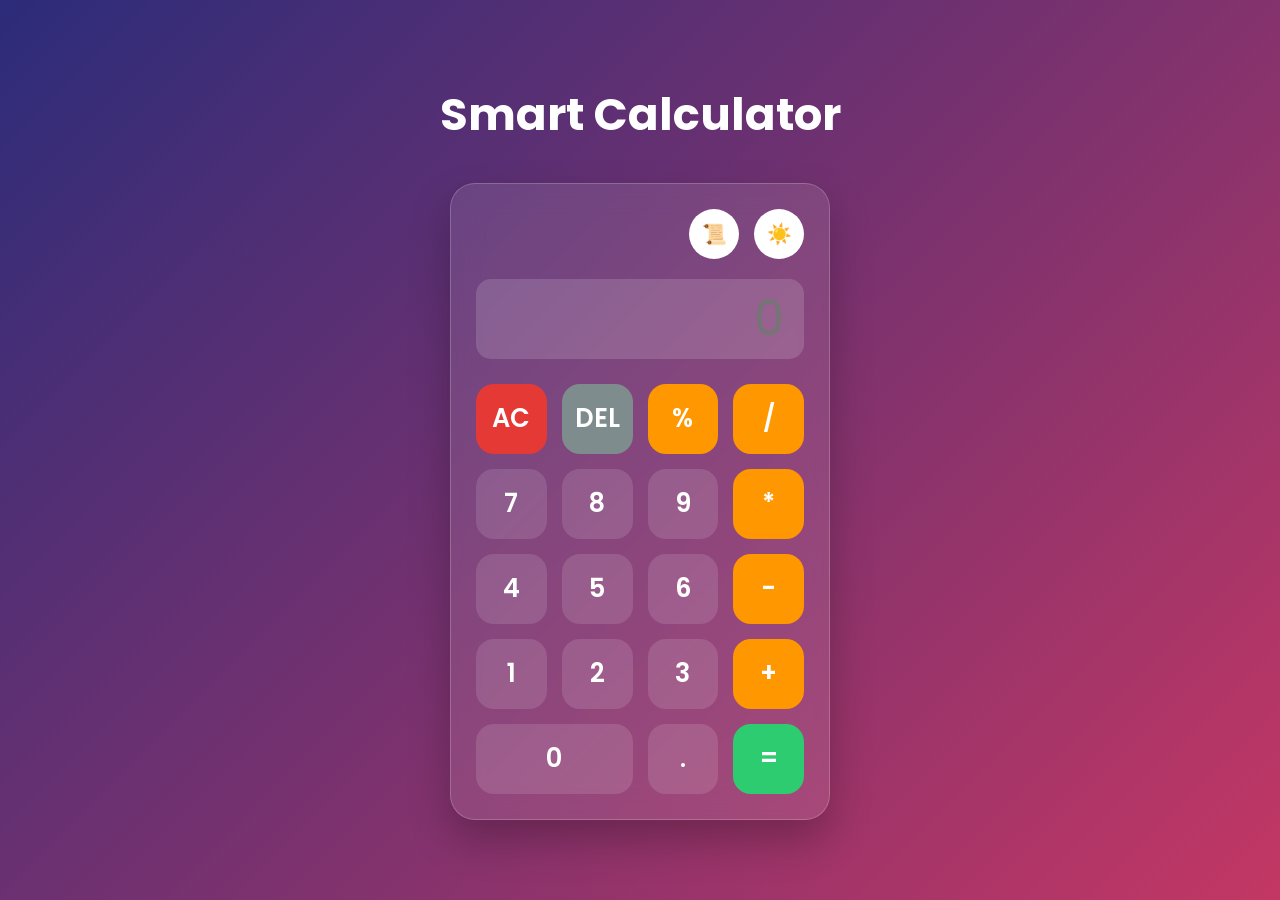
<file: Calculator/index.html>
<!DOCTYPE html>
<html lang="en">

<head>
    <meta charset="UTF-8">
    <meta name="viewport" content="width=device-width, initial-scale=1.0">
    <title>Smart Calculator</title>

    <link rel="stylesheet" href="style.css">

    <link rel="preconnect" href="https://fonts.googleapis.com">
    <link rel="preconnect" href="https://fonts.gstatic.com" crossorigin>

    <link href="https://fonts.googleapis.com/css2?family=Poppins:wght@300;400;500;600;700&display=swap" rel="stylesheet">
</head>

<body>

    <!-- Heading -->
    <h1 class="title">Smart Calculator</h1>

    <!-- Main Container -->
    <div class="container">

        <!-- Calculator -->
        <div class="calculator">

            <!-- Top Buttons -->
            <div class="top-bar">

                <button id="history-btn">📜</button>

                <button id="theme-btn">🌙</button>

            </div>

            <!-- Display -->
            <input
                type="text"
                id="display"
                placeholder="0"
                readonly>

            <!-- Buttons -->
            <div class="buttons">

                <button class="clear">AC</button>
                <button class="delete">DEL</button>
                <button class="operator">%</button>
                <button class="operator">/</button>

                <button>7</button>
                <button>8</button>
                <button>9</button>
                <button class="operator">*</button>

                <button>4</button>
                <button>5</button>
                <button>6</button>
                <button class="operator">-</button>

                <button>1</button>
                <button>2</button>
                <button>3</button>
                <button class="operator">+</button>

                <button class="zero">0</button>
                <button>.</button>
                <button class="equal">=</button>

            </div>

        </div>

        <!-- History -->
        <div class="history" id="history-panel">

            <h2>History</h2>

            <ul id="history-list"></ul>

        </div>

    </div>

    <script src="script.js"></script>

</body>

</html>
</file>
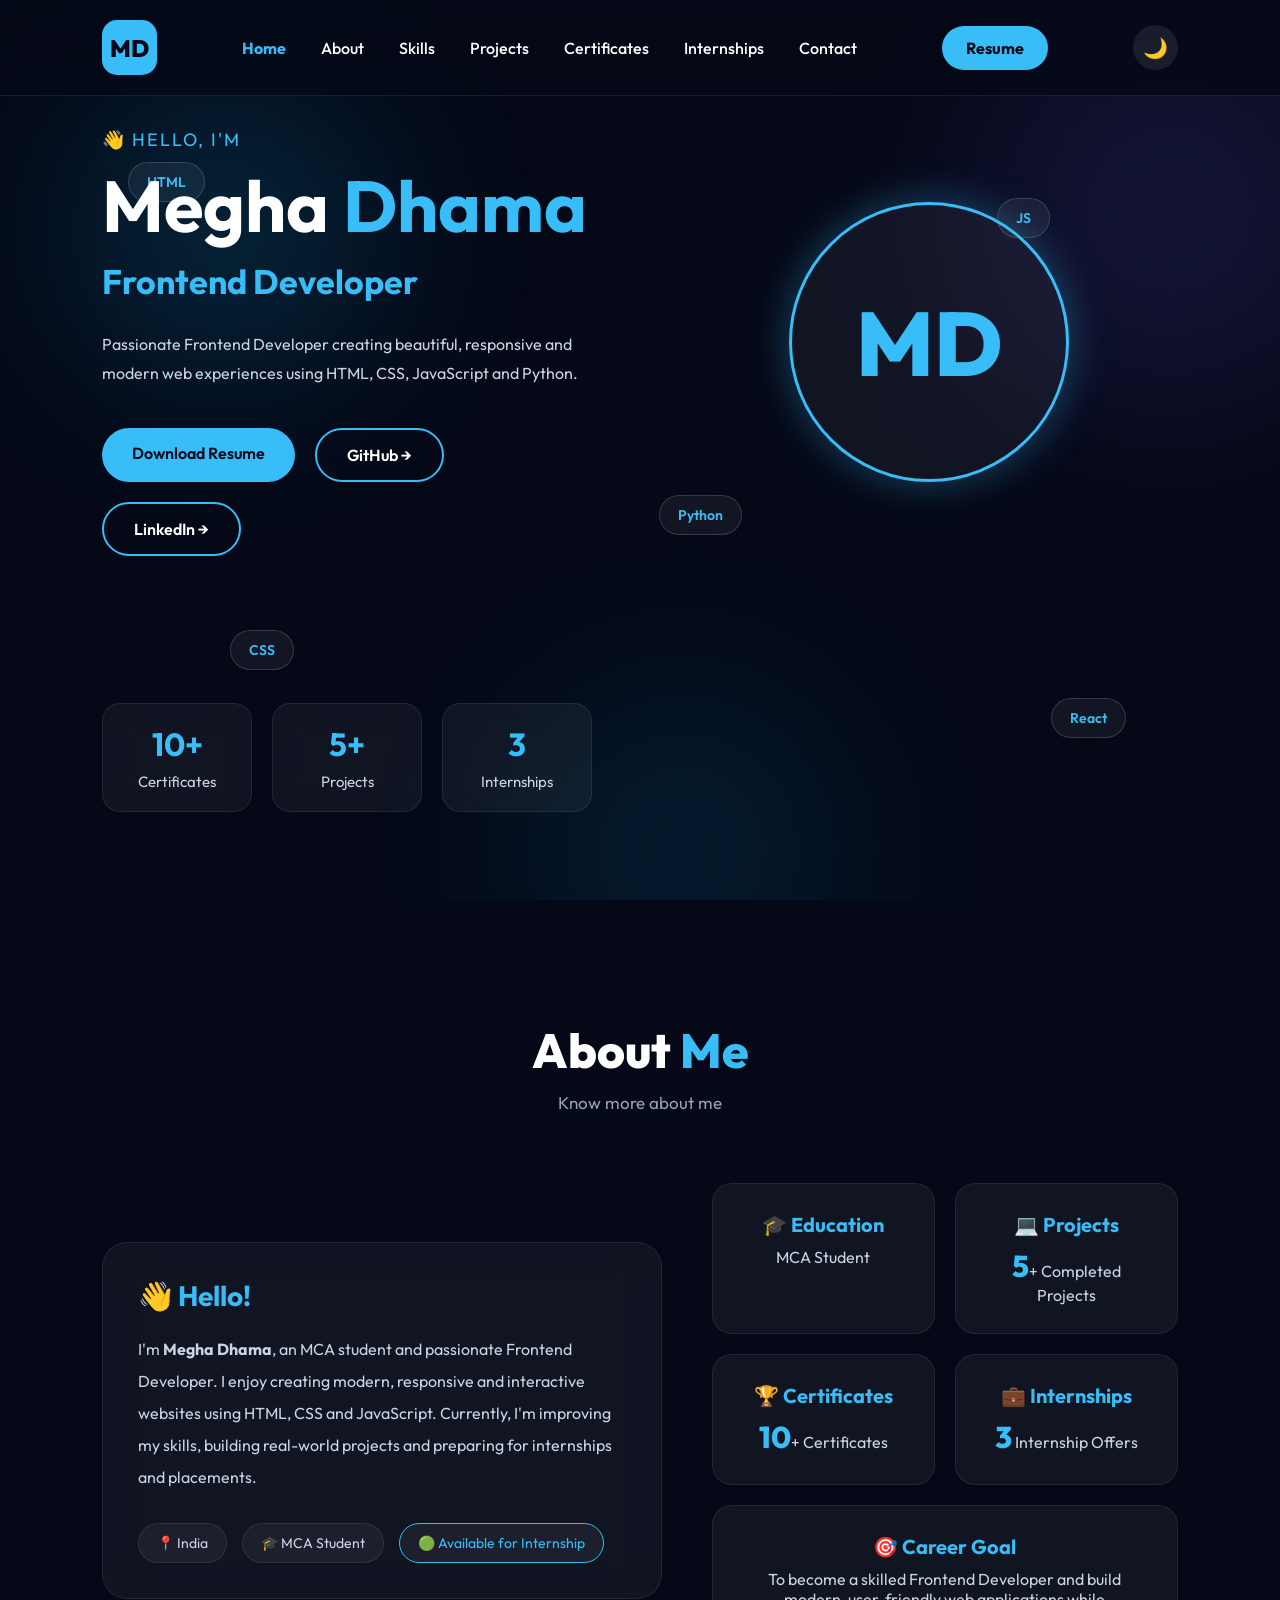
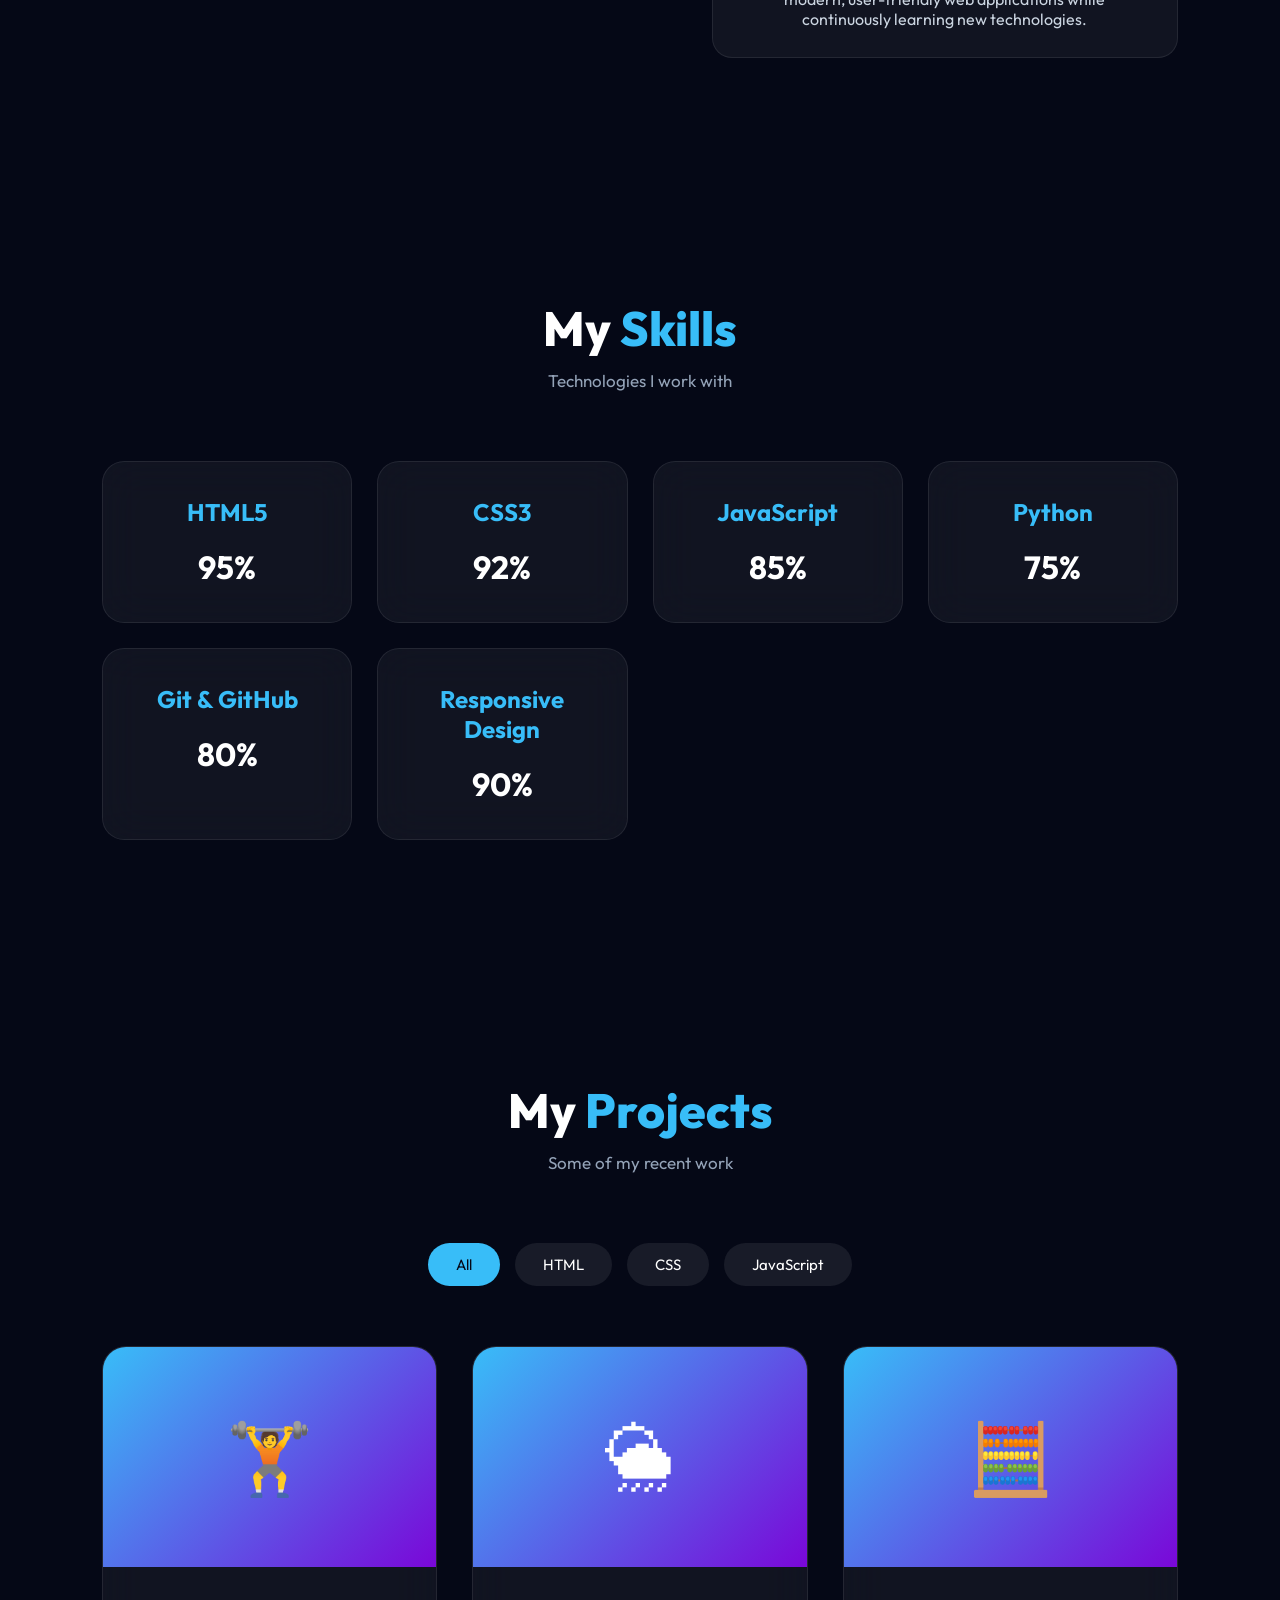
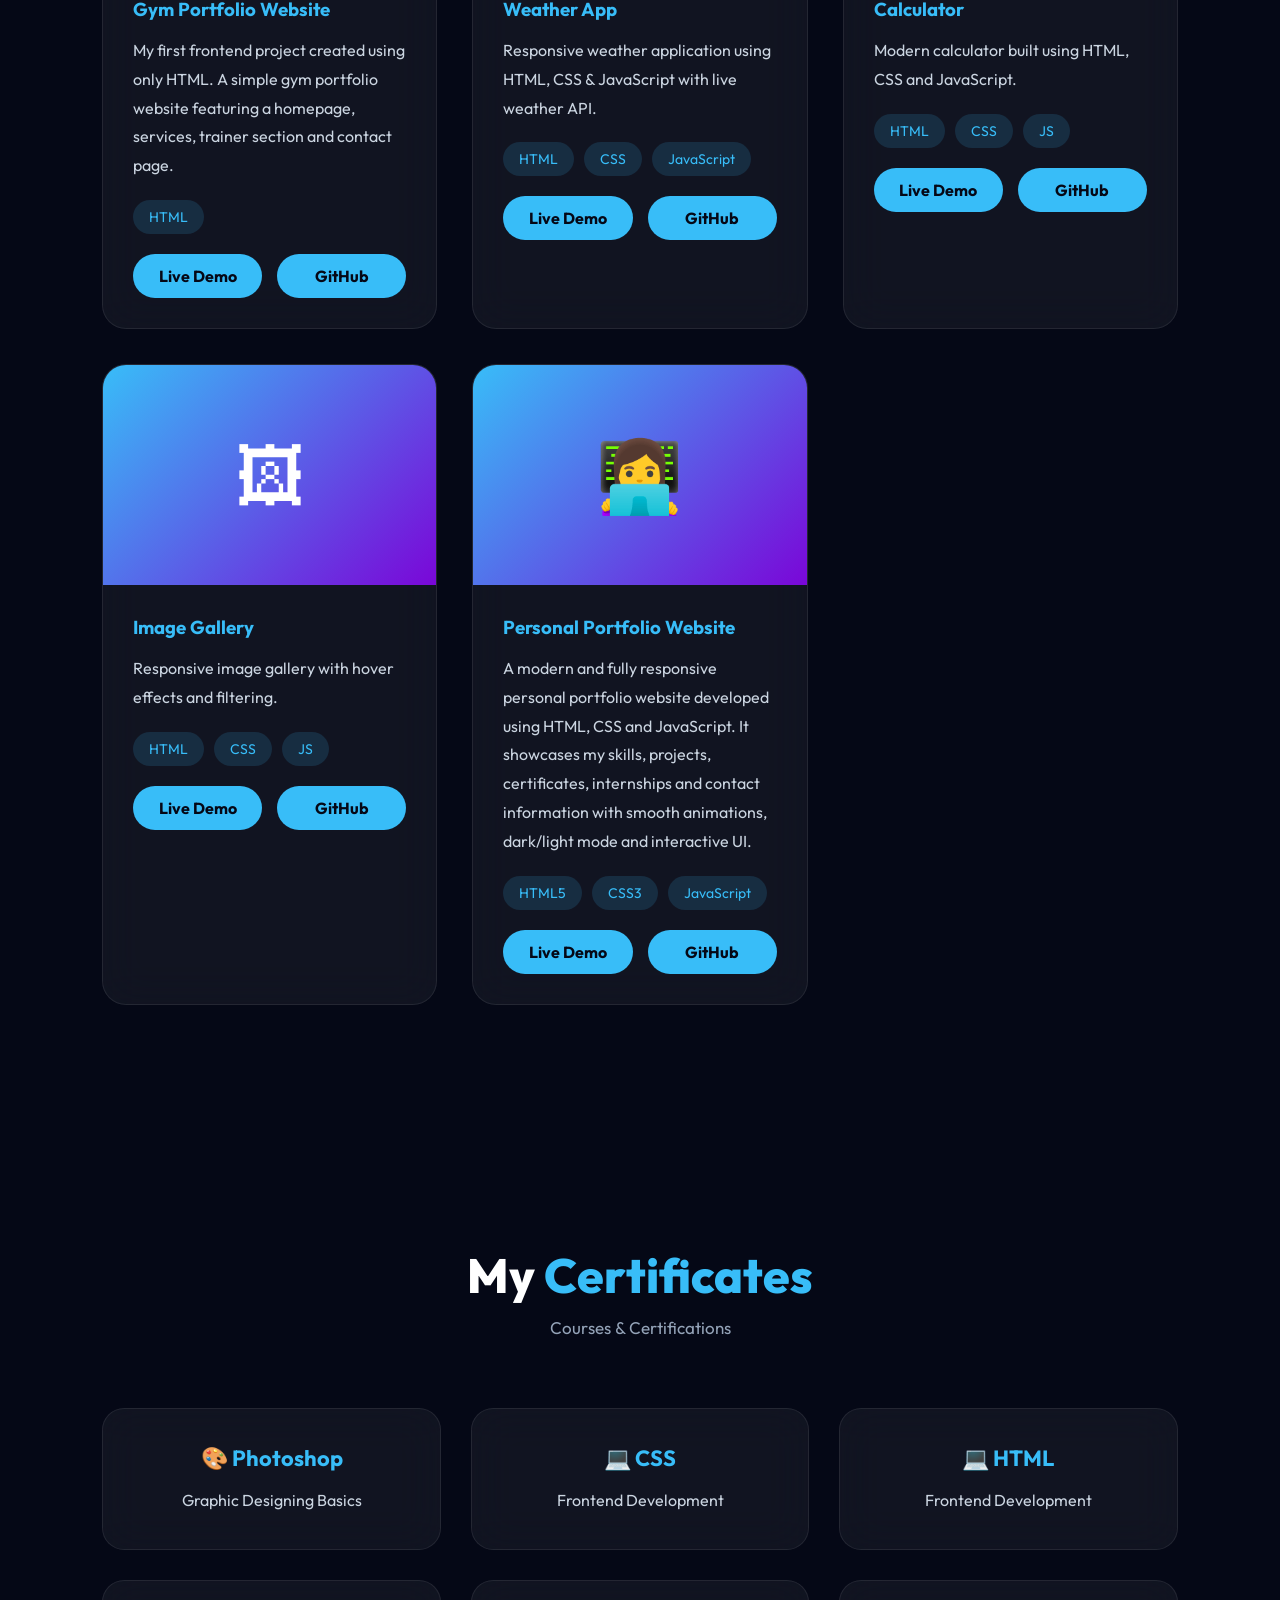
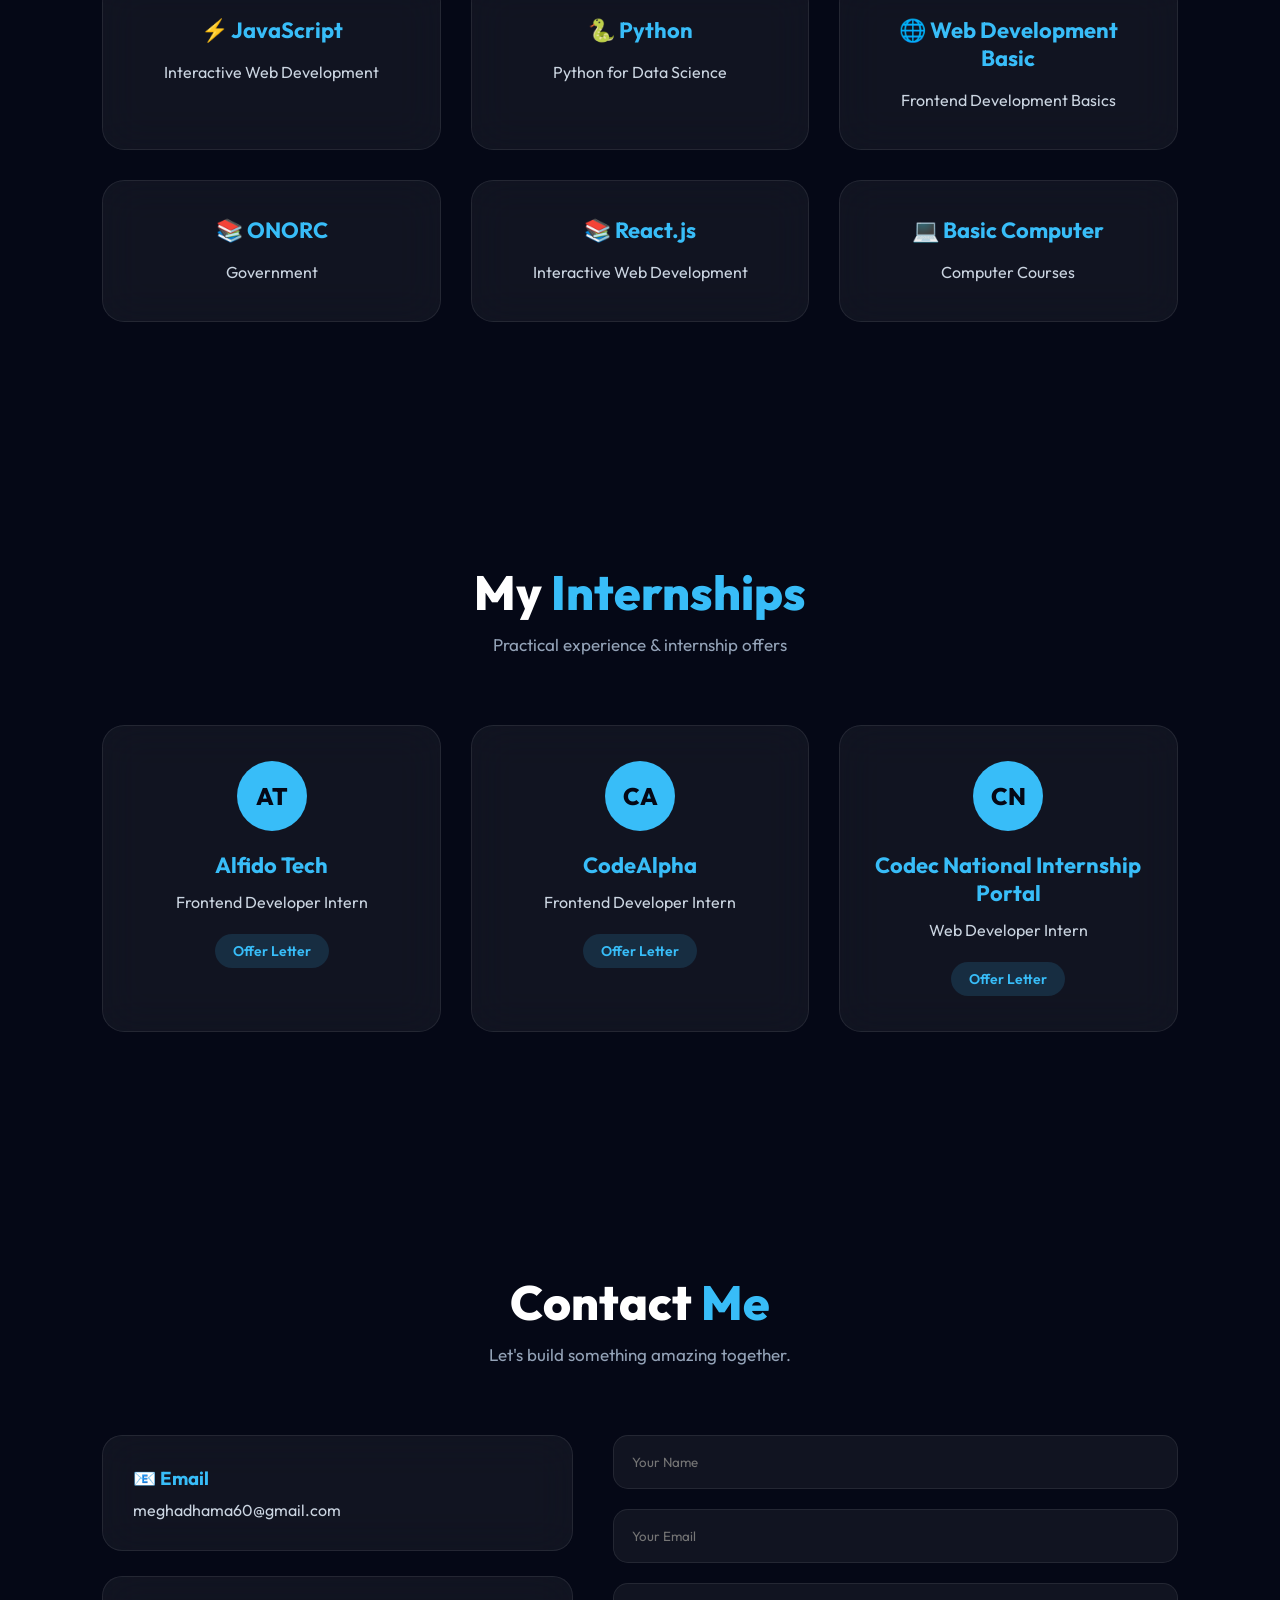
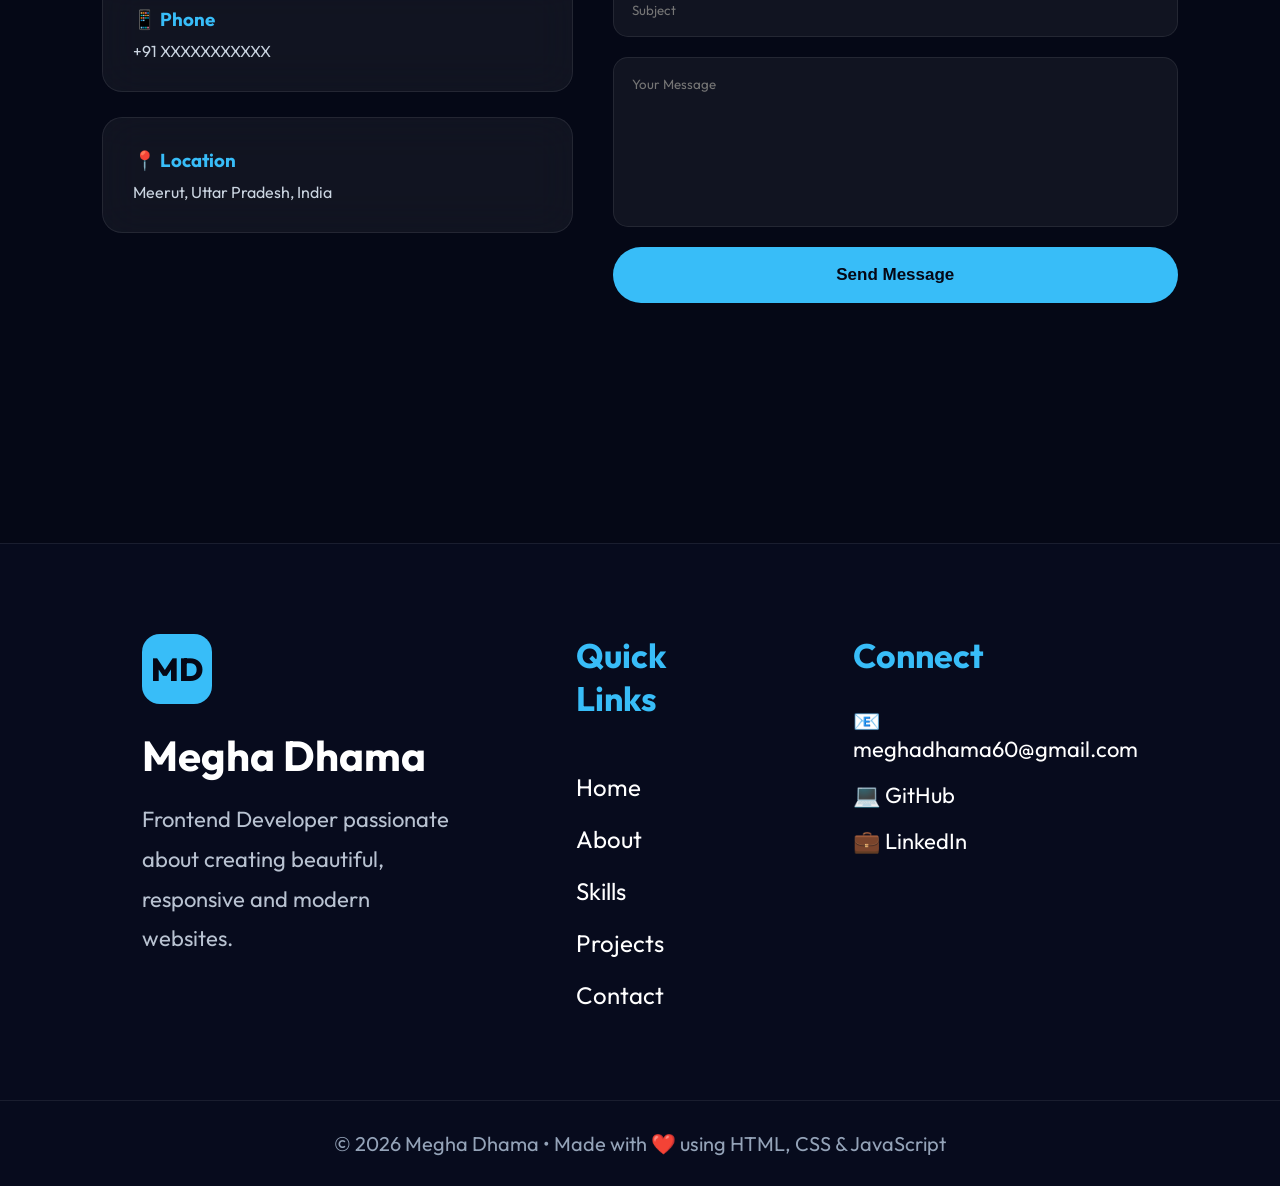
<file: portfolio/portfolio/index.html>
<!DOCTYPE html>
<html lang="en">

<head>

    <meta charset="UTF-8">

    <meta name="viewport"
          content="width=device-width, initial-scale=1.0">

    <title>Megha Dhama | Frontend Developer</title>

    <link rel="stylesheet"
          href="style.css">

    <link rel="preconnect"
          href="https://fonts.googleapis.com">

    <link rel="preconnect"
          href="https://fonts.gstatic.com"
          crossorigin>

    <link href="https://fonts.googleapis.com/css2?family=Outfit:wght@300;400;500;600;700;800&display=swap"
          rel="stylesheet">

</head>

<body>

 <!-- Scroll Progress -->

<div id="progress-bar"></div>

<div class="cursor-glow"></div>

    <!-- ================= HEADER ================= -->

<header class="header">

    <a href="#home" class="logo">
        <span>MD</span>
    </a>

    <nav class="navbar">

        <a href="#home">Home</a>
        <a href="#about">About</a>
        <a href="#skills">Skills</a>
        <a href="#projects">Projects</a>
        <a href="#certificates">Certificates</a>
        <a href="#internships">Internships</a>
        <a href="#contact">Contact</a>

    </nav>

    <a href="assets/Megha_Dhama_Resume.pdf"
       class="resume-btn"
       target="_blank">

        Resume

    </a>

    <div class="menu-toggle" id="menu-toggle">
    ☰
</div>

<button id="themeToggle">🌙</button>

</header>

<!-- ================= HERO ================= -->

<section class="hero reveal" id="home">
    <!-- Aurora Background -->

<div class="hero-bg">

    <span class="blob blob1"></span>
    <span class="blob blob2"></span>
    <span class="blob blob3"></span>

</div>
 
     <div class="floating-icons">

    <div class="icon html">HTML</div>

    <div class="icon css">CSS</div>

    <div class="icon js">JS</div>

    <div class="icon react">React</div>

    <div class="icon python">Python</div>

</div>

    <!-- Left Side -->

    <div class="hero-content">

        <p class="hero-tag">
            👋 Hello, I'm
        </p>

        <h1>
            Megha <span>Dhama</span>
        </h1>

        <h2>
            <span id="typing"></span>
        </h2>

        <p class="hero-text">

            Passionate Frontend Developer creating beautiful,
            responsive and modern web experiences using
            HTML, CSS, JavaScript and Python.

        </p>

        <div class="hero-buttons">

            <a href="assets/Megha_Dhama_Resume.pdf"
               class="btn-primary">

                Download Resume

            </a>

            <a href="https://github.com/meghadhama60-lgtm"
               target="_blank"
               class="btn-secondary">

                GitHub →

            </a>

            <a href="https://www.linkedin.com/in/megha-dhama-98011b418/"
               target="_blank"
               class="btn-secondary">

                LinkedIn →

            </a>

        </div>

    </div>

    <!-- Right Side -->

    <div class="hero-image">

        <div class="avatar">

            <span>MD</span>

        </div>

        <div class="orbit orbit1"></div>
        <div class="orbit orbit2"></div>

    </div>

    <div class="hero-stats">

    <div class="stat-card">
        <h3>10+</h3>
        <p>Certificates</p>
    </div>

    <div class="stat-card">
        <h3>5+</h3>
        <p>Projects</p>
    </div>

    <div class="stat-card">
        <h3>3</h3>
        <p>Internships</p>
    </div>

</div>

</section>

<!-- ================= ABOUT ================= -->

<section class="about reveal" id="about">

<div class="section-title">

<h2>About <span>Me</span></h2>

<p>Know more about me</p>

</div>

<div class="about-container">

<div class="about-left">

<div class="about-card">

<h3>👋 Hello!</h3>

<p>

I'm <b>Megha Dhama</b>, an MCA student and passionate Frontend Developer.

I enjoy creating modern, responsive and interactive websites using HTML, CSS and JavaScript.

Currently, I'm improving my skills, building real-world projects and preparing for internships and placements.

</p>

<div class="about-badges">

    <span>📍 India</span>

    <span>🎓 MCA Student</span>

    <span class="available">🟢 Available for Internship</span>

</div>

</div>

</div>

<div class="about-right">

<div class="info-card">

<h3>🎓 Education</h3>

<p>MCA Student</p>

</div>

<div class="info-card">

<h3>💻 Projects</h3>

<p><span class="counter" data-target="5">0</span>+ Completed Projects</p>

</div>

<div class="info-card">

<h3>🏆 Certificates</h3>

<p><span class="counter" data-target="10">0</span>+ Certificates</p>

</div>

<div class="info-card">

<h3>💼 Internships</h3>

<p><span class="counter" data-target="3">0</span> Internship Offers</p>

</div>
 <div class="info-card goal-card">

    <h3>🎯 Career Goal</h3>

    <p>

        To become a skilled Frontend Developer and build modern,
        user-friendly web applications while continuously learning
        new technologies.

    </p>

</div>

</div>

</div>

</section>

<!--================= SKILLS =================-->

<section class="skills reveal" id="skills">

    <div class="section-title">

        <h2>My <span>Skills</span></h2>

        <p>Technologies I work with</p>

    </div>

    <div class="skills-container">

        <div class="skill-card">

            <h3>HTML5</h3>

            <p>95%</p>

        </div>

        <div class="skill-card">

            <h3>CSS3</h3>

            <p>92%</p>

        </div>

        <div class="skill-card">

            <h3>JavaScript</h3>

            <p>85%</p>

        </div>

        <div class="skill-card">

            <h3>Python</h3>

            <p>75%</p>

        </div>

        <div class="skill-card">

            <h3>Git & GitHub</h3>

            <p>80%</p>

        </div>

        <div class="skill-card">

            <h3>Responsive Design</h3>

            <p>90%</p>

        </div>

    </div>

</section>

<!--================= PROJECTS =================-->

<section class="projects reveal" id="projects">

    <div class="section-title">

        <h2>My <span>Projects</span></h2>

        <p>Some of my recent work</p>

    </div>

    <div class="project-filters">

    <button class="filter-btn active" data-filter="all">All</button>

    <button class="filter-btn" data-filter="html">HTML</button>

    <button class="filter-btn" data-filter="css">CSS</button>

    <button class="filter-btn" data-filter="javascript">JavaScript</button>

</div>

<div class="projects-container">

<div class="project-card" data-category="html">

    <div class="project-image">
        🏋️
    </div>

    <div class="project-content">

        <h3>Gym Portfolio Website</h3>

        <p>
            My first frontend project created using only HTML.
            A simple gym portfolio website featuring a homepage,
            services, trainer section and contact page.
        </p>

        <div class="tech">
            <span>HTML</span>
        </div>

        <div class="project-buttons">

            <a href="#">Live Demo</a>

            <a href="https://github.com/meghadhama60-lgtm"
               target="_blank">

                GitHub

            </a>

        </div>

    </div>

</div>

       <div class="project-card" data-category="javascript">

            <div class="project-image">

                🌦

            </div>

            <div class="project-content">

                <h3>Weather App</h3>

                <p>

                    Responsive weather application using HTML,
                    CSS & JavaScript with live weather API.

                </p>

                <div class="tech">

                    <span>HTML</span>

                    <span>CSS</span>

                    <span>JavaScript</span>

                </div>

                <div class="project-buttons">

                    <a href="#">Live Demo</a>

                    <a href="https://github.com/meghadhama60-lgtm"
                       target="_blank">

                        GitHub

                    </a>

                </div>

            </div>

        </div>

        <div class="project-card" data-category="javascript">

            <div class="project-image">

                🧮

            </div>

            <div class="project-content">

                <h3>Calculator</h3>

                <p>

                    Modern calculator built using HTML, CSS
                    and JavaScript.

                </p>

                <div class="tech">

                    <span>HTML</span>

                    <span>CSS</span>

                    <span>JS</span>

                </div>

                <div class="project-buttons">

                    <a href="#">Live Demo</a>

                    <a href="https://github.com/meghadhama60-lgtm"
                       target="_blank">

                        GitHub

                    </a>

                </div>

            </div>

        </div>

        <div class="project-card" data-category="javascript">

            <div class="project-image">

                🖼

            </div>

            <div class="project-content">

                <h3>Image Gallery</h3>

                <p>

                    Responsive image gallery with hover
                    effects and filtering.

                </p>

                <div class="tech">

                    <span>HTML</span>

                    <span>CSS</span>

                    <span>JS</span>

                </div>

                <div class="project-buttons">

                    <a href="#">Live Demo</a>

                    <a href="https://github.com/meghadhama60-lgtm"
                       target="_blank">

                        GitHub

                    </a>

                </div>

            </div>

        </div>

        <div class="project-card" data-category="javascript">

    <div class="project-image">👩‍💻</div>

    <div class="project-content">

        <h3>Personal Portfolio Website</h3>

        <p>
            A modern and fully responsive personal portfolio website developed using HTML, CSS and JavaScript. It showcases my skills, projects, certificates, internships and contact information with smooth animations, dark/light mode and interactive UI.
        </p>

        <div class="tech">
            <span>HTML5</span>

            <span>CSS3</span>

            <span>JavaScript</span>

        </div>

        <div class="project-buttons">
            
            <a href="#">Live Demo</a>

                    <a href="https://github.com/meghadhama60-lgtm"
                       target="_blank">

                        GitHub
           </a>
        </div>

    </div>

</div>

    </div>

</section>

<!--================= CERTIFICATES =================-->

<section class="certificates reveal" id="certificates">

    <div class="section-title">

        <h2>My <span>Certificates</span></h2>

        <p>Courses & Certifications</p>

    </div>

    <div class="certificate-grid">

        <div class="certificate-card">
            <h3>🎨 Photoshop</h3>
            <p>Graphic Designing Basics</p>
        </div>

        <div class="certificate-card">
            <h3>💻 CSS</h3>
            <p>Frontend Development</p>
        </div>

        <div class="certificate-card">
            <h3>💻 HTML</h3>
            <p>Frontend Development</p>
        </div>

        <div class="certificate-card">
            <h3>⚡ JavaScript</h3>
            <p>Interactive Web Development</p>
        </div>

        <div class="certificate-card">
            <h3>🐍 Python</h3>
            <p>Python for Data Science</p>
        </div>

        <div class="certificate-card">
            <h3>🌐 Web Development Basic</h3>
            <p>Frontend Development Basics</p>
        </div>

        <div class="certificate-card">
            <h3>📚 ONORC</h3>
            <p>Government </p>
        </div>
        <div class="certificate-card">
            <h3>📚 React.js</h3>
            <p>Interactive Web Development</p>
        </div>

        <div class="certificate-card">
            <h3>💻 Basic Computer</h3>
            <p>Computer Courses</p>
        </div>

    </div>

</section>

<!--================= INTERNSHIPS =================-->

<section class="internships reveal" id="internships">

    <div class="section-title">

        <h2>My <span>Internships</span></h2>

        <p>Practical experience & internship offers</p>

    </div>

    <div class="internship-container">

        <div class="internship-card">

            <div class="company-logo">AT</div>

            <h3>Alfido Tech</h3>

            <p>Frontend Developer Intern</p>

            <span class="internship-status">Offer Letter</span>

        </div>

        <div class="internship-card">

            <div class="company-logo">CA</div>

            <h3>CodeAlpha</h3>

            <p>Frontend Developer Intern</p>

            <span class="internship-status">Offer Letter</span>

        </div>

        <div class="internship-card">

            <div class="company-logo">CN</div>

            <h3>Codec National Internship Portal</h3>

            <p>Web Developer Intern</p>

            <span class="internship-status">Offer Letter</span>

        </div>

    </div>

</section>

<!--================= CONTACT =================-->

<section class="contact reveal" id="contact">

    <div class="section-title">

        <h2>Contact <span>Me</span></h2>

        <p>Let's build something amazing together.</p>

    </div>

    <div class="contact-container">

        <!-- Left Side -->

        <div class="contact-info">

            <div class="contact-box">

                <h3>📧 Email</h3>

                <p>meghadhama60@gmail.com</p>

            </div>

            <div class="contact-box">

                <h3>📱 Phone</h3>

                <p>+91 XXXXXXXXXXX</p>

            </div>

            <div class="contact-box">

                <h3>📍 Location</h3>

                <p>Meerut, Uttar Pradesh, India</p>

            </div>

        </div>

        <!-- Right Side -->

        <form class="contact-form">

            <input type="text"
            placeholder="Your Name">

            <input type="email"
            placeholder="Your Email">

            <input type="text"
            placeholder="Subject">

            <textarea
            placeholder="Your Message"
            rows="6"></textarea>

            <button type="submit">

                Send Message

            </button>

        </form>

    </div>

</section> 

<!-- ================= FOOTER ================= -->

<footer class="footer reveal">

    <div class="footer-container">

        <!-- Logo -->

        <div class="footer-logo">

            <div class="footer-md">
                MD
            </div>

            <h2>Megha Dhama</h2>

            <p>
                Frontend Developer passionate about creating
                beautiful, responsive and modern websites.
            </p>

        </div>

        <!-- Quick Links -->

        <div class="footer-links">

            <h3>Quick Links</h3>

            <a href="#home">Home</a>
            <a href="#about">About</a>
            <a href="#skills">Skills</a>
            <a href="#projects">Projects</a>
            <a href="#contact">Contact</a>

        </div>

        <!-- Contact -->

        <div class="footer-contact">

            <h3>Connect</h3>

            <p>📧 meghadhama60@gmail.com</p>

            <p>💻 GitHub</p>

            <p>💼 LinkedIn</p>

        </div>

    </div>

    <div class="footer-bottom">

        <p>

            © 2026 Megha Dhama • Made with ❤️ using HTML, CSS & JavaScript

        </p>

    </div>

</footer>

<!--================= BACK TO TOP =================-->

<button id="backToTop">

    ↑

</button>

<script src="script.js"></script>

</body>

</html>
</file>
<file: Calculator/style.css>
/* ==========================
   GOOGLE FONT
========================== */

@import url('https://fonts.googleapis.com/css2?family=Poppins:wght@300;400;500;600;700&display=swap');

/* ==========================
   RESET
========================== */

*{
    margin:0;
    padding:0;
    box-sizing:border-box;
    font-family:'Poppins',sans-serif;
}

/* ==========================
   BODY
========================== */

body{
    min-height:100vh;
    display:flex;
    flex-direction:column;
    justify-content:center;
    align-items:center;
    background:linear-gradient(135deg,#2c2c7a,#c33764);
    padding:30px;
}

/* ==========================
   TITLE
========================== */

.title{
    color:#fff;
    font-size:2.8rem;
    font-weight:700;
    margin-bottom:35px;
}

/* ==========================
   CONTAINER
========================== */

.container{
    display:flex;
    align-items:flex-start;
    gap:35px;
    flex-wrap:wrap;
    justify-content:center;
}

/* ==========================
   CALCULATOR
========================== */

.calculator{
    width:380px;
    padding:25px;
    border-radius:25px;
    background:rgba(255,255,255,.10);
    backdrop-filter:blur(15px);
    border:1px solid rgba(255,255,255,.20);
    box-shadow:0 20px 40px rgba(0,0,0,.25);
}

/* ==========================
   TOP BAR
========================== */

.top-bar{
    display:flex;
    justify-content:flex-end;
    gap:15px;
    margin-bottom:20px;
}

.top-bar button{

    width:50px;
    height:50px;

    border:none;
    border-radius:50%;

    cursor:pointer;

    font-size:20px;

    background:white;

    transition:.3s;

}

.top-bar button:hover{

    transform:scale(1.1);

}

/* ==========================
   DISPLAY
========================== */

#display{

    width:100%;
    height:80px;

    border:none;
    outline:none;

    border-radius:15px;

    background:rgba(255,255,255,.15);

    color:white;

    font-size:3rem;

    text-align:right;

    padding:20px;

    margin-bottom:25px;

}

/* ==========================
   BUTTONS
========================== */

.buttons{

    display:grid;

    grid-template-columns:repeat(4,1fr);

    gap:15px;

}

.buttons button{

    height:70px;

    border:none;

    border-radius:18px;

    cursor:pointer;

    color:white;

    font-size:1.6rem;

    font-weight:600;

    background:rgba(255,255,255,.12);

    transition:.3s;

}

.buttons button:hover{

    transform:translateY(-5px);

    box-shadow:0 8px 20px rgba(0,0,0,.2);

}

/* ==========================
   SPECIAL BUTTONS
========================== */

.clear{

    background:#e53935 !important;

}

.delete{

    background:#7f8c8d !important;

}

.operator{

    background:#ff9800 !important;

}

.equal{

    background:#2ecc71 !important;

}

.zero{

    grid-column:span 2;

}

/* ==========================
   HISTORY
========================== */

.history{

    width:320px;

    background:rgba(255,255,255,.10);

    backdrop-filter:blur(15px);

    border-radius:25px;

    padding:20px;

    color:white;

    display:none;

    box-shadow:0 20px 40px rgba(0,0,0,.25);

}

.history h2{

    text-align:center;

    margin-bottom:20px;

}

#history-list{

    list-style:none;

    max-height:320px;

    overflow-y:auto;

}

#history-list li{

    background:rgba(255,255,255,.12);

    padding:12px;

    border-radius:10px;

    margin-bottom:12px;

}

/* ==========================
   LIGHT THEME
========================== */

body.light{

    background:linear-gradient(135deg,#edf2f7,#d7e1ec);

}

body.light .title{

    color:#222;

}

body.light .calculator{

    background:white;

}

body.light #display{

    background:#ececec;

    color:#222;

}

body.light .buttons button{

    background:#e8e8e8;

    color:#222;

}

body.light .history{

    background:white;

    color:#222;

}

body.light #history-list li{

    background:#f3f3f3;

}

/* ==========================
   SCROLLBAR
========================== */

::-webkit-scrollbar{

    width:8px;

}

::-webkit-scrollbar-thumb{

    background:#ff9800;

    border-radius:20px;

}

/* ==========================
   RESPONSIVE
========================== */

@media(max-width:900px){

.container{

    flex-direction:column;

    align-items:center;

}

.history{

    width:380px;

}

}

@media(max-width:450px){

.title{

    font-size:2rem;

}

.calculator{

    width:100%;

}

.history{

    width:100%;

}

.buttons button{

    height:60px;

    font-size:1.3rem;

}

#display{

    font-size:2.3rem;

}

}
</file>
<file: portfolio/portfolio/style.css>
/* ===================================
   RESET
=================================== */

*{
    margin:0;
    padding:0;
    box-sizing:border-box;
}

html{
    scroll-behavior:smooth;
}

body{
    font-family:'Outfit',sans-serif;
    background:#050816;
    color:#ffffff;
    overflow-x:hidden;
}

/* ===================================
   HEADER
=================================== */

.header{
    position:fixed;
    top:0;
    left:0;
    width:100%;
    padding:20px 8%;
    display:flex;
    justify-content:space-between;
    align-items:center;
    background:rgba(5,8,22,.75);
    backdrop-filter:blur(18px);
    border-bottom:1px solid rgba(255,255,255,.08);
    z-index:1000;
}

.logo{
    text-decoration:none;
}

.logo span{
    width:55px;
    height:55px;
    display:flex;
    justify-content:center;
    align-items:center;
    background:#38BDF8;
    color:#050816;
    border-radius:15px;
    font-size:24px;
    font-weight:800;
    transition:.35s;
}

.logo span:hover{
    transform:rotate(-8deg) scale(1.08);
}

/* ===================================
   NAVBAR
=================================== */

.navbar{
    display: flex;
    align-items:center;
    gap:35px;
}

.navbar a{
    text-decoration:none;
    color:#fff;
    font-weight:500;
    position:relative;
    transition:.35s;
}

.navbar a::after{
    content:"";
    position:absolute;
    left:0;
    bottom:-6px;
    width:0;
    height:2px;
    background:#38BDF8;
    transition:.35s;
}

.navbar a:hover{
    color:#38BDF8;
}

.navbar a:hover::after{
    width:100%;
}

nav a.active{
    color:#38BDF8;
    font-weight:700;
}

/* ===================================
   RESUME BUTTON
=================================== */

.resume-btn{
    text-decoration:none;
    background:#38BDF8;
    color:#050816;
    padding:12px 24px;
    border-radius:30px;
    font-weight:700;
    transition:.35s;
}

.resume-btn:hover{
    transform:translateY(-4px);
    box-shadow:0 0 25px rgba(56,189,248,.5);
}

/* ===================================
   HERO SECTION
=================================== */

.hero{
    position:relative;
    overflow:hidden;
    min-height:100vh;
    padding:120px 8% 80px;
    display:grid;
    grid-template-columns:1fr 1fr;
    align-items:center;
    gap:80px;
}

.hero-content{
    position:relative;
    z-index:2;
}

.hero-tag{
    color:#38BDF8;
    letter-spacing:2px;
    font-size:18px;
    text-transform:uppercase;
}

.hero-content h1{
    font-size:72px;
    line-height:1.1;
    margin:15px 0;
}

.hero-content h1 span{
    color:#38BDF8;
}

.hero-content h2{
    font-size:34px;
    min-height:45px;
    margin-bottom:25px;
}

#typing{
    color:#38BDF8;
}

.hero-text{
    max-width:560px;
    line-height:1.8;
    color:#cbd5e1;
}

/* ===================================
   HERO BUTTONS
=================================== */

.hero-buttons{
    display:flex;
    gap:20px;
    margin-top:40px;
    flex-wrap:wrap;
}

.btn-primary,
.btn-secondary{
    text-decoration:none;
    padding:15px 30px;
    border-radius:40px;
    font-weight:600;
    transition:.35s;
}

.btn-primary{
    background:#38BDF8;
    color:#050816;
}

.btn-primary:hover{
    transform:translateY(-5px);
    box-shadow:0 0 30px rgba(56,189,248,.4);
}

.btn-secondary{
    border:2px solid #38BDF8;
    color:#ffffff;
}

.btn-secondary:hover{
    background:#38BDF8;
    color:#050816;
}

/* ===================================
   HERO IMAGE
=================================== */

.hero-image{
    display:flex;
    justify-content:center;
    align-items:center;
    position:relative;
    z-index:2;
}

.avatar{
    width:280px;
    height:280px;
    border-radius:50%;
    display:flex;
    justify-content:center;
    align-items:center;
    font-size:90px;
    font-weight:800;
    color:#38BDF8;
    background:rgba(255,255,255,.05);
    border:3px solid #38BDF8;
    box-shadow:0 0 40px rgba(56,189,248,.35);
    animation:float 4s ease-in-out infinite;
}

@keyframes float{

    0%,100%{
        transform:translateY(0);
    }

    50%{
        transform:translateY(-18px);
    }

}

/* ===================================
   HERO BACKGROUND
=================================== */

.hero-bg{
    position:absolute;
    inset:0;
    overflow:hidden;
    z-index:0;
}

.blob{
    position:absolute;
    border-radius:50%;
    filter:blur(90px);
}

.blob1{
    width:320px;
    height:320px;
    background:#00bfff;
    opacity:.15;
    top:8%;
    left:5%;
}

.blob2{
    width:420px;
    height:420px;
    background:#6c63ff;
    opacity:.12;
    top:0;
    right:-100px;
}

.blob3{
    width:340px;
    height:340px;
    background:#00bfff;
    opacity:.10;
    bottom:-120px;
    left:40%;
}

/* ===================================
   FLOATING TECH ICONS
=================================== */

.floating-icons{
    position:absolute;
    inset:0;
    pointer-events:none;
    z-index:1;
}

.icon{
    position:absolute;
    padding:10px 18px;
    border-radius:30px;
    background:rgba(255,255,255,.06);
    border:1px solid rgba(255,255,255,.15);
    backdrop-filter:blur(15px);
    color:#38BDF8;
    font-size:14px;
    font-weight:600;
    animation:float 6s ease-in-out infinite;
}

.html{
    top:18%;
    left:10%;
}

.css{
    top:70%;
    left:18%;
    animation-delay:1s;
}

.js{
    top:22%;
    right:18%;
    animation-delay:2s;
}

.react{
    bottom:18%;
    right:12%;
    animation-delay:3s;
}

.python{
    top:55%;
    right:42%;
    animation-delay:1.5s;
}

/* ===================================
   HERO STATS
=================================== */

.hero-stats{
    display:flex;
    gap:20px;
    flex-wrap:wrap;
    margin-top:50px;
}

.stat-card{
    min-width:150px;
    padding:20px;
    text-align:center;
    background:rgba(255,255,255,.05);
    border:1px solid rgba(255,255,255,.08);
    border-radius:18px;
    backdrop-filter:blur(15px);
    transition:.35s;
}

.stat-card:hover{
    transform:translateY(-8px);
    box-shadow:0 0 25px rgba(56,189,248,.35);
}

.stat-card h3{
    color:#38BDF8;
    font-size:32px;
    margin-bottom:8px;
}

.stat-card p{
    color:#cbd5e1;
    font-size:15px;
}

/* ===================================
   ABOUT SECTION
=================================== */

.about{
    padding:120px 8%;
}

.section-title{
    text-align:center;
    margin-bottom:70px;
}

.section-title h2{
    font-size:48px;
    font-weight:800;
}

.section-title h2 span{
    color:#38BDF8;
}

.section-title p{
    margin-top:12px;
    color:#94a3b8;
    font-size:17px;
}

/* ===================================
   ABOUT CONTAINER
=================================== */

.about-container{
    display:grid;
    grid-template-columns:1.2fr 1fr;
    gap:50px;
    align-items:center;
}

.about-card{
    background:rgba(255,255,255,.05);
    border:1px solid rgba(255,255,255,.08);
    border-radius:25px;
    backdrop-filter:blur(20px);
    padding:35px;
    transition:.35s;
}

.about-card:hover{
    transform:translateY(-10px);
    box-shadow:0 0 30px rgba(56,189,248,.35);
}

.about-card h3{
    font-size:28px;
    color:#38BDF8;
    margin-bottom:20px;
}

.about-card p{
    color:#cbd5e1;
    line-height:2;
    font-size:16px;
}

/* ===================================
   ABOUT RIGHT
=================================== */

.about-right{
    display:grid;
    grid-template-columns:1fr 1fr;
    gap:20px;
}

.info-card{
    background:rgba(255,255,255,.05);
    border:1px solid rgba(255,255,255,.08);
    border-radius:20px;
    padding:28px;
    text-align:center;
    transition:.35s;
}

.info-card:hover{
    transform:translateY(-8px);
    border-color:#38BDF8;
    box-shadow:0 0 25px rgba(56,189,248,.35);
}

.info-card h3{
    color:#38BDF8;
    font-size:20px;
    margin-bottom:10px;
}

.info-card p{
    color:#cbd5e1;
}

/* ===================================
   GOAL CARD
=================================== */

.goal-card{
    grid-column:span 2;
}

/* ===================================
   ABOUT BADGES
=================================== */

.about-badges{
    display:flex;
    flex-wrap:wrap;
    gap:15px;
    margin-top:30px;
}

.about-badges span{
    padding:10px 18px;
    border-radius:30px;
    background:rgba(255,255,255,.05);
    border:1px solid rgba(255,255,255,.08);
    color:#cbd5e1;
    font-size:14px;
}

.available{
    color:#38BDF8 !important;
    border-color:#38BDF8 !important;
}

/* ===================================
   COUNTERS
=================================== */

.counter{
    font-size:30px;
    color:#38BDF8;
    font-weight:800;
}

/* ===================================
   ABOUT RESPONSIVE
=================================== */

@media(max-width:900px){

    .about-container{
        grid-template-columns:1fr;
    }

    .about-right{
        grid-template-columns:1fr;
    }

    .goal-card{
        grid-column:span 1;
    }

}

/*==================================
SKILLS SECTION
==================================*/

.skills{
    padding:120px 8%;
}

.skills-container{
    display:grid;
    grid-template-columns:repeat(auto-fit,minmax(220px,1fr));
    gap:25px;
    margin-top:60px;
}

.skill-card{
    background:rgba(255,255,255,.05);
    border:1px solid rgba(255,255,255,.08);
    border-radius:22px;
    backdrop-filter:blur(20px);
    padding:35px;
    text-align:center;
    transition:.35s;
    cursor:pointer;
}

.skill-card:hover{
    transform:translateY(-10px);
    border-color:#38BDF8;
    box-shadow:0 0 35px rgba(56,189,248,.35);
}

.skill-card h3{
    color:#38BDF8;
    font-size:24px;
    margin-bottom:20px;
}

.skill-card p{
    font-size:32px;
    font-weight:700;
    color:#ffffff;
}

/*==================================
PROJECT FILTER
==================================*/

.project-filters{
    display:flex;
    justify-content:center;
    gap:15px;
    flex-wrap:wrap;
    margin:50px 0;
}

.filter-btn{
    padding:12px 28px;
    border:none;
    border-radius:30px;
    background:rgba(255,255,255,.08);
    color:#ffffff;
    cursor:pointer;
    transition:.35s;
    font-family:'Outfit',sans-serif;
    font-size:15px;
}

.filter-btn:hover,
.filter-btn.active{
    background:#38BDF8;
    color:#050816;
}

/*==================================
PROJECTS
==================================*/

.projects{
    padding:120px 8%;
}

.projects-container{
    display:grid;
    grid-template-columns:repeat(auto-fit,minmax(320px,1fr));
    gap:35px;
    margin-top:60px;
}

.project-card{
    background:rgba(255,255,255,.05);
    border:1px solid rgba(255,255,255,.08);
    border-radius:24px;
    overflow:hidden;
    backdrop-filter:blur(20px);
    transition:.35s;
}

.project-card:hover{
    transform:translateY(-12px);
    border-color:#38BDF8;
    box-shadow:0 20px 45px rgba(56,189,248,.35);
}

.project-image{
    height:220px;
    display:flex;
    justify-content:center;
    align-items:center;
    background:linear-gradient(135deg,#38BDF8,#7a07d8);
    font-size:70px;
}

.project-content{
    padding:30px;
}

.project-content h3{
    color:#38BDF8;
    margin-bottom:15px;
}

.project-content p{
    color:#cbd5e1;
    line-height:1.8;
}

.tech{
    display:flex;
    flex-wrap:wrap;
    gap:10px;
    margin:20px 0;
}

.tech span{
    padding:8px 16px;
    border-radius:25px;
    background:rgba(56,189,248,.15);
    color:#38BDF8;
    font-size:14px;
}

.project-buttons{
    display:flex;
    gap:15px;
}

.project-buttons a{
    flex:1;
    text-align:center;
    text-decoration:none;
    padding:12px;
    border-radius:30px;
    background:#38BDF8;
    color:#050816;
    font-weight:700;
    transition:.35s;
}

.project-buttons a:hover{
    transform:translateY(-4px);
    box-shadow:0 0 20px rgba(56,189,248,.40);
}

/*==================================
RESPONSIVE
==================================*/

@media(max-width:768px){

    .skills-container,
    .projects-container{
        grid-template-columns:1fr;
    }

}

/*==================================
CERTIFICATES SECTION
==================================*/

.certificates{
    padding:120px 8%;
}

.certificate-grid{
    display:grid;
    grid-template-columns:repeat(auto-fit,minmax(260px,1fr));
    gap:30px;
    margin-top:60px;
}

.certificate-card{
    background:rgba(255,255,255,.05);
    border:1px solid rgba(255,255,255,.08);
    border-radius:22px;
    padding:35px;
    text-align:center;
    backdrop-filter:blur(20px);
    transition:.35s;
}

.certificate-card:hover{
    transform:translateY(-10px);
    border-color:#38BDF8;
    box-shadow:0 20px 40px rgba(56,189,248,.35);
}

.certificate-card h3{
    color:#38BDF8;
    margin-bottom:15px;
    font-size:22px;
}

.certificate-card p{
    color:#cbd5e1;
    line-height:1.7;
}

/*==================================
INTERNSHIP SECTION
==================================*/

.internships{
    padding:120px 8%;
}

.internship-container{
    display:grid;
    grid-template-columns:repeat(auto-fit,minmax(280px,1fr));
    gap:30px;
    margin-top:60px;
}

.internship-card{
    background:rgba(255,255,255,.05);
    border:1px solid rgba(255,255,255,.08);
    border-radius:22px;
    padding:35px;
    text-align:center;
    backdrop-filter:blur(20px);
    transition:.35s;
}

.internship-card:hover{
    transform:translateY(-10px);
    border-color:#38BDF8;
    box-shadow:0 20px 40px rgba(56,189,248,.35);
}

.company-logo{
    width:70px;
    height:70px;
    margin:auto;
    margin-bottom:20px;
    border-radius:50%;
    background:#38BDF8;
    color:#050816;
    display:flex;
    justify-content:center;
    align-items:center;
    font-size:24px;
    font-weight:800;
}

.internship-card h3{
    color:#38BDF8;
    margin-bottom:10px;
    font-size:22px;
}

.internship-card p{
    color:#cbd5e1;
    line-height:1.7;
    margin-bottom:18px;
}

.internship-status{
    display:inline-block;
    padding:8px 18px;
    border-radius:30px;
    background:rgba(56,189,248,.15);
    color:#38BDF8;
    font-size:14px;
    font-weight:600;
}

/*==================================
RESPONSIVE
==================================*/

@media(max-width:768px){

    .certificate-grid,
    .internship-container{
        grid-template-columns:1fr;
    }

}

/*==================================
CONTACT SECTION
==================================*/

.contact{
    padding:120px 8%;
}

.contact-container{
    display:grid;
    grid-template-columns:1fr 1.2fr;
    gap:40px;
    margin-top:60px;
}

.contact-info{
    display:flex;
    flex-direction:column;
    gap:25px;
}

.contact-box{
    padding:30px;
    background:rgba(255,255,255,.05);
    border:1px solid rgba(255,255,255,.08);
    border-radius:20px;
    backdrop-filter:blur(20px);
    transition:.35s;
}

.contact-box:hover{
    transform:translateY(-8px);
    border-color:#38BDF8;
    box-shadow:0 0 25px rgba(56,189,248,.35);
}

.contact-box h3{
    color:#38BDF8;
    margin-bottom:10px;
}

.contact-box p{
    color:#cbd5e1;
}

.contact-form{
    display:flex;
    flex-direction:column;
    gap:20px;
}

.contact-form input,
.contact-form textarea{
    width:100%;
    padding:18px;
    border:none;
    outline:none;
    border-radius:15px;
    background:rgba(255,255,255,.05);
    border:1px solid rgba(255,255,255,.08);
    color:#ffffff;
    font-family:'Outfit',sans-serif;
}

.contact-form textarea{
    min-height:170px;
    resize:none;
}

.contact-form button{
    padding:18px;
    border:none;
    border-radius:50px;
    background:#38BDF8;
    color:#050816;
    font-size:17px;
    font-weight:700;
    cursor:pointer;
    transition:.35s;
}

.contact-form button:hover{
    transform:translateY(-5px);
    box-shadow:0 0 25px rgba(56,189,248,.40);
}

/*==================================
PREMIUM FOOTER
==================================*/

.footer{
    margin-top:120px;
    background:#070b1d;
    border-top:1px solid rgba(255,255,255,.08);
}

.footer-container{
    max-width:1200px;
    margin:auto;
    padding:90px 8%;
    display:grid;
    grid-template-columns:2fr 1fr 1fr;
    gap:120px;
    align-items:flex-start;
}

.footer-logo .footer-md{
    width:70px;
    height:70px;
    border-radius:18px;
    background:#38BDF8;
    color:#050816;
    display:flex;
    justify-content:center;
    align-items:center;
    font-size:32px;
    font-weight:800;
    margin-bottom:25px;
}

.footer-logo h2{
    font-size:42px;
    margin-bottom:18px;
}

.footer-logo p{
    color:#b8c2d1;
    font-size:22px;
    line-height:1.8;
    max-width:420px;
}

.footer-links h3,
.footer-contact h3{
    color:#38BDF8;
    font-size:34px;
    margin-bottom:30px;
}

.footer-links{
    display:flex;
    flex-direction:column;
    gap:22px;
}

.footer-links a{
    text-decoration:none;
    color:#ffffff;
    font-size:24px;
    transition:.3s;
}

.footer-links a:hover{
    color:#38BDF8;
    transform:translateX(8px);
}

.footer-contact p{
    color:#ffffff;
    font-size:22px;
    margin-bottom:18px;
}

.footer-bottom{
    border-top:1px solid rgba(255,255,255,.08);
    text-align:center;
    padding:30px;
    font-size:20px;
    color:#94a3b8;
}

/*==================================
BACK TO TOP
==================================*/

#backToTop{
    position:fixed;
    right:25px;
    bottom:25px;
    width:55px;
    height:55px;
    border:none;
    border-radius:50%;
    background:#38BDF8;
    color:#050816;
    font-size:24px;
    cursor:pointer;
    display:flex;
    justify-content:center;
    align-items:center;
    opacity:0;
    visibility:hidden;
    transition:.35s;
    z-index:999;
}

#backToTop:hover{
    transform:translateY(-5px);
}

/*==================================
THEME TOGGLE
==================================*/

#themeToggle{
    width:45px;
    height:45px;
    border:none;
    border-radius:50%;
    background:rgba(255,255,255,.08);
    color:#38BDF8;
    cursor:pointer;
    font-size:20px;
    transition:.35s;
}

#themeToggle:hover{
    background:#38BDF8;
    color:#050816;
}

/*==================================
LIGHT THEME
==================================*/

body.light-theme{
    background:#f6f8fc;
    color:#111827;
}

body.light-theme .header,
body.light-theme .project-card,
body.light-theme .skill-card,
body.light-theme .about-card,
body.light-theme .info-card,
body.light-theme .certificate-card,
body.light-theme .internship-card,
body.light-theme .contact-box{
    background:#ffffff;
    color:#111827;
    border-color:#dbeafe;
}

body.light-theme p{
    color:#475569;
}

/*==================================
MOBILE MENU
==================================*/

.menu-toggle{
    display:none;
    font-size:30px;
    color:#38BDF8;
    cursor:pointer;
}

@media(max-width:768px){

    .menu-toggle{
        display:block;
    }

    .navbar{
        position:absolute;
        top:100%;
        left:-100%;
        width:100%;
        background:#050816;
        flex-direction:column;
        align-items:center;
        gap:25px;
        padding:35px 0;
        transition:.4s;
    }

    .navbar.active{
        left:0;
    }

    .resume-btn{
        display:none;
    }

    .hero{
        grid-template-columns:1fr;
        text-align:center;
        gap:50px;
    }

    .hero-buttons{
        justify-content:center;
        flex-wrap:wrap;
    }

    .hero-stats{
        justify-content:center;
    }

    .contact-container,
    .footer-container,
    .about-container{
        grid-template-columns:1fr;
    }

    .about-right{
        grid-template-columns:1fr;
    }

}

/*==================================
SCROLLBAR
==================================*/

::-webkit-scrollbar{
    width:10px;
}

::-webkit-scrollbar-track{
    background:#050816;
}

::-webkit-scrollbar-thumb{
    background:#38BDF8;
    border-radius:20px;
}

/*==================================
TEXT SELECTION
==================================*/

::selection{
    background:#38BDF8;
    color:#050816;
}

.reveal{
opacity:0;
transform:translateY(60px);
transition:.8s;
}

.reveal.active{
opacity:1;
transform:translateY(0);
}
</file>
